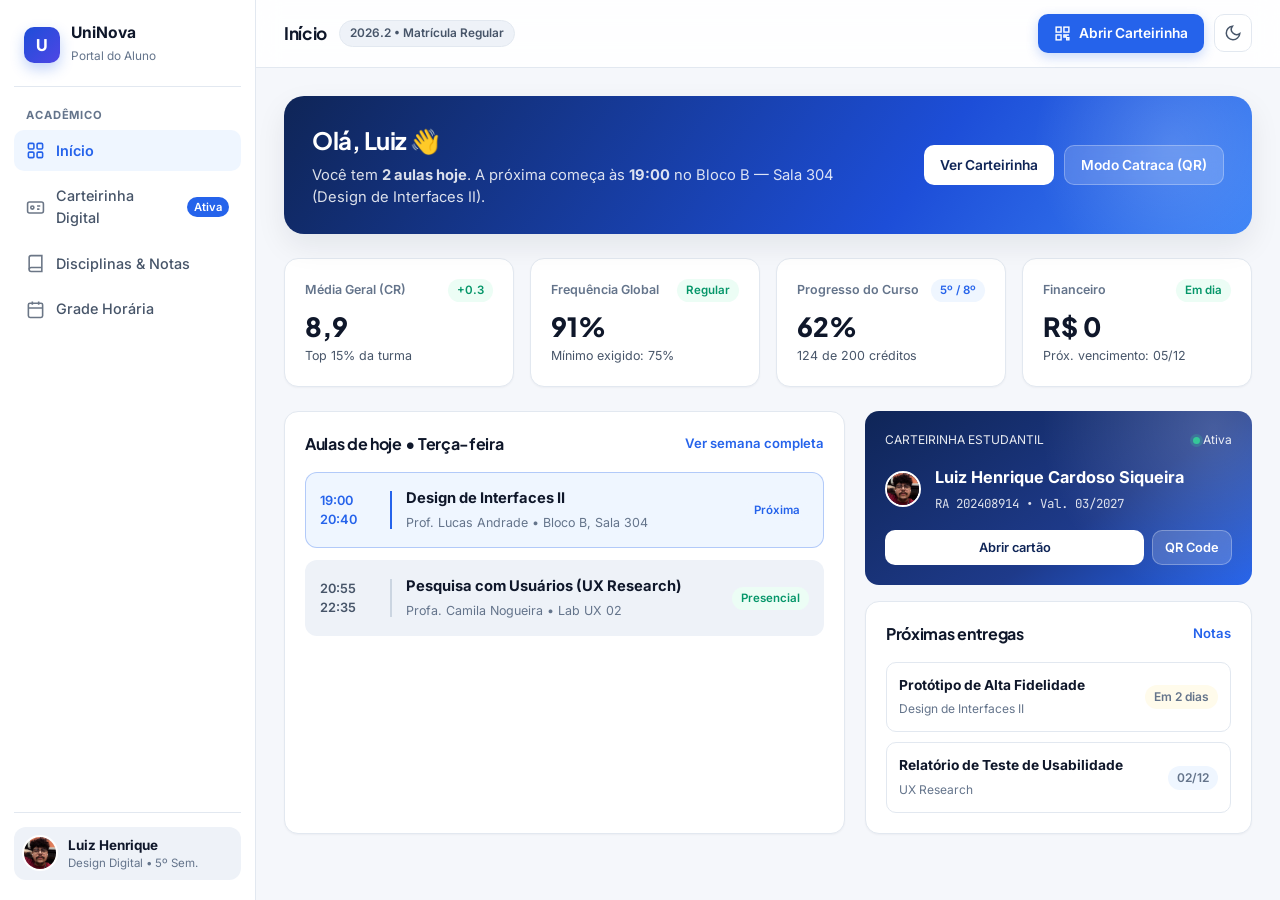
<file: index.html>
<!DOCTYPE html>
<html lang="pt-BR" data-theme="light">
<head>
  <meta charset="UTF-8" />
  <meta name="viewport" content="width=device-width, initial-scale=1.0" />
  <title>UniNova • Portal do Aluno</title>
  <link rel="preconnect" href="https://fonts.googleapis.com" />
  <link rel="preconnect" href="https://fonts.gstatic.com" crossorigin />
  <link href="https://fonts.googleapis.com/css2?family=Inter:wght@400;500;600;700&family=JetBrains+Mono:wght@500;600&family=Plus+Jakarta+Sans:wght@600;700;800&display=swap" rel="stylesheet" />
  <link rel="stylesheet" href="css/styles.css" />
  <script src="js/app.js" defer></script>
</head>
<body>
  <div class="app-shell">
    <!-- SIDEBAR (Desktop) -->
    <aside class="sidebar" aria-label="Navegação principal">
      <div class="brand">
        <div class="brand-mark" aria-hidden="true">U</div>
        <div class="brand-text">
          <strong>UniNova</strong>
          <span>Portal do Aluno</span>
        </div>
      </div>

      <div class="nav-group-label">Acadêmico</div>
      <nav class="nav-list">
        <button class="nav-item active" data-view="dashboard">
          <svg viewBox="0 0 24 24" fill="none" stroke="currentColor" stroke-width="2"><rect x="3" y="3" width="7" height="7" rx="1.5"/><rect x="14" y="3" width="7" height="7" rx="1.5"/><rect x="3" y="14" width="7" height="7" rx="1.5"/><rect x="14" y="14" width="7" height="7" rx="1.5"/></svg>
          Início
        </button>
        <button class="nav-item" data-view="carteirinha">
          <svg viewBox="0 0 24 24" fill="none" stroke="currentColor" stroke-width="2"><rect x="2" y="5" width="20" height="14" rx="2.5"/><circle cx="8" cy="12" r="2"/><path d="M14 10h4M14 14h3"/></svg>
          Carteirinha Digital
          <span class="nav-badge">Ativa</span>
        </button>
        <button class="nav-item" data-view="disciplinas">
          <svg viewBox="0 0 24 24" fill="none" stroke="currentColor" stroke-width="2"><path d="M4 19.5A2.5 2.5 0 0 1 6.5 17H20"/><path d="M6.5 2H20v20H6.5A2.5 2.5 0 0 1 4 19.5v-15A2.5 2.5 0 0 1 6.5 2z"/></svg>
          Disciplinas &amp; Notas
        </button>
        <button class="nav-item" data-view="horarios">
          <svg viewBox="0 0 24 24" fill="none" stroke="currentColor" stroke-width="2"><rect x="3" y="4" width="18" height="18" rx="2"/><path d="M16 2v4M8 2v4M3 10h18"/></svg>
          Grade Horária
        </button>
      </nav>

      <div class="sidebar-footer">
        <div class="student-mini">
          <div class="avatar-sm">
            <img src="assets/foto-aluno.jpg" alt="Foto de Luiz Henrique Cardoso Siqueira" />
          </div>
          <div class="student-mini-info">
            <strong>Luiz Henrique</strong>
            <span>Design Digital • 5º Sem.</span>
          </div>
        </div>
      </div>
    </aside>

    <!-- MAIN AREA -->
    <div class="main-area">
      <header class="topbar">
        <div class="topbar-left">
          <h1 class="page-title" id="topbarTitle">Início</h1>
          <span class="semester-pill">2026.2 • Matrícula Regular</span>
        </div>

        <div class="topbar-actions">
          <button class="btn btn-primary" id="quickIdBtn">
            <svg viewBox="0 0 24 24" fill="none" stroke="currentColor" stroke-width="2"><rect x="3" y="3" width="7" height="7"/><rect x="14" y="3" width="7" height="7"/><rect x="3" y="14" width="7" height="7"/><path d="M14 14h3v3h-3zM18 18h3v3h-3zM18 14h3"/></svg>
            Abrir Carteirinha
          </button>
          <button class="btn-icon" id="themeToggle" title="Alternar tema claro/escuro" aria-label="Alternar tema">
            <svg id="themeIcon" viewBox="0 0 24 24" fill="none" stroke="currentColor" stroke-width="2" width="18" height="18"><path d="M21 12.79A9 9 0 1 1 11.21 3 7 7 0 0 0 21 12.79z"/></svg>
          </button>
        </div>
      </header>

      <main class="content">
        <!-- VIEW 1: DASHBOARD -->
        <section class="view active" id="view-dashboard">
          <div class="hero-banner">
            <div class="hero-copy">
              <h2>Olá, Luiz 👋</h2>
              <p>Você tem <strong>2 aulas hoje</strong>. A próxima começa às <strong>19:00</strong> no Bloco B — Sala 304 (Design de Interfaces II).</p>
            </div>
            <div class="hero-actions">
              <button class="btn btn-white" data-goto="carteirinha">
                Ver Carteirinha
              </button>
              <button class="btn btn-glass" id="heroQrBtn">
                Modo Catraca (QR)
              </button>
            </div>
          </div>

          <div class="kpi-grid">
            <div class="card">
              <div class="kpi-label">
                <span>Média Geral (CR)</span>
                <span class="pill pill-success">+0.3</span>
              </div>
              <div class="kpi-value">8,9</div>
              <div class="kpi-sub">Top 15% da turma</div>
            </div>
            <div class="card">
              <div class="kpi-label">
                <span>Frequência Global</span>
                <span class="pill pill-success">Regular</span>
              </div>
              <div class="kpi-value">91%</div>
              <div class="kpi-sub">Mínimo exigido: 75%</div>
            </div>
            <div class="card">
              <div class="kpi-label">
                <span>Progresso do Curso</span>
                <span class="pill pill-brand">5º / 8º</span>
              </div>
              <div class="kpi-value">62%</div>
              <div class="kpi-sub">124 de 200 créditos</div>
            </div>
            <div class="card">
              <div class="kpi-label">
                <span>Financeiro</span>
                <span class="pill pill-success">Em dia</span>
              </div>
              <div class="kpi-value">R$ 0</div>
              <div class="kpi-sub">Próx. vencimento: 05/12</div>
            </div>
          </div>

          <div class="dashboard-grid">
            <div class="card">
              <div class="section-head">
                <h3>Aulas de hoje • Terça-feira</h3>
                <button class="link-btn" data-goto="horarios">Ver semana completa</button>
              </div>
              <div class="class-list">
                <div class="class-item now">
                  <div class="class-time">19:00<br/>20:40</div>
                  <div class="class-info">
                    <strong>Design de Interfaces II</strong>
                    <span>Prof. Lucas Andrade • Bloco B, Sala 304</span>
                  </div>
                  <span class="pill pill-brand">Próxima</span>
                </div>
                <div class="class-item">
                  <div class="class-time">20:55<br/>22:35</div>
                  <div class="class-info">
                    <strong>Pesquisa com Usuários (UX Research)</strong>
                    <span>Profa. Camila Nogueira • Lab UX 02</span>
                  </div>
                  <span class="pill pill-success">Presencial</span>
                </div>
              </div>
            </div>

            <div>
              <div class="quick-id-card">
                <div class="quick-id-top">
                  <span>CARTEIRINHA ESTUDANTIL</span>
                  <span><span class="status-dot"></span> Ativa</span>
                </div>
                <div class="quick-id-body">
                  <div class="avatar-sm">
                    <img src="assets/foto-aluno.jpg" alt="Foto de Luiz Henrique Cardoso Siqueira" />
                  </div>
                  <div>
                    <strong>Luiz Henrique Cardoso Siqueira</strong>
                    <span class="mono">RA 202408914 • Val. 03/2027</span>
                  </div>
                </div>
                <div class="quick-id-actions">
                  <button class="btn btn-white btn-sm flex-1" data-goto="carteirinha">Abrir cartão</button>
                  <button class="btn btn-glass btn-sm" id="dashQrBtn">QR Code</button>
                </div>
              </div>

              <div class="card">
                <div class="section-head">
                  <h3>Próximas entregas</h3>
                  <button class="link-btn" data-goto="disciplinas">Notas</button>
                </div>
                <div class="deadline-list">
                  <div class="deadline-item">
                    <div>
                      <strong>Protótipo de Alta Fidelidade</strong>
                      <span>Design de Interfaces II</span>
                    </div>
                    <span class="pill pill-warning">Em 2 dias</span>
                  </div>
                  <div class="deadline-item">
                    <div>
                      <strong>Relatório de Teste de Usabilidade</strong>
                      <span>UX Research</span>
                    </div>
                    <span class="pill pill-brand">02/12</span>
                  </div>
                </div>
              </div>
            </div>
          </div>
        </section>

        <!-- VIEW 2: CARTEIRINHA DIGITAL -->
        <section class="view" id="view-carteirinha">
          <div class="id-layout">
            <div>
              <div class="id-stage">
                <div class="id-card-3d" id="studentIdCard" role="button" tabindex="0" aria-label="Carteirinha de estudante. Clique para girar frente e verso.">
                  <!-- FRONT -->
                  <div class="id-face id-front">
                    <div class="holo-strip" aria-hidden="true"></div>
                    <div class="id-front-header">
                      <div class="id-uni">
                        <div class="id-uni-logo">U</div>
                        <div class="id-uni-text">
                          <strong>UNINOVA</strong>
                          <span>Identidade Estudantil</span>
                        </div>
                      </div>
                      <span class="id-live-badge">
                        <span class="pulse-dot"></span>
                        ATIVA
                      </span>
                    </div>

                    <div class="id-front-body">
                      <div class="id-photo">
                        <img src="assets/foto-aluno.jpg" alt="Foto de Luiz Henrique Cardoso Siqueira" />
                      </div>
                      <div class="id-student-meta">
                        <h3>Luiz Henrique Cardoso Siqueira</h3>
                        <div class="id-course">Bacharelado em Design Digital</div>
                        <div class="id-fields">
                          <div class="id-field">
                            <label>Matrícula (RA)</label>
                            <span class="mono">202408914</span>
                          </div>
                          <div class="id-field">
                            <label>Validade</label>
                            <span class="mono">31/03/2027</span>
                          </div>
                          <div class="id-field">
                            <label>Campus</label>
                            <span>Paulista • SP</span>
                          </div>
                          <div class="id-field">
                            <label>Turno</label>
                            <span>Noturno</span>
                          </div>
                        </div>
                      </div>
                    </div>

                    <div class="id-front-footer">
                      <span>Lei nº 12.933/2013 • Meia-entrada</span>
                      <span class="mono" id="liveClock">--:--:--</span>
                    </div>
                  </div>

                  <!-- BACK -->
                  <div class="id-face id-back">
                    <div class="id-back-top">
                      <strong>VERSO • VALIDAÇÃO DIGITAL</strong>
                      <span class="pill pill-success pill-xs">Offline OK</span>
                    </div>

                    <div class="id-back-main">
                      <div class="qr-box" aria-label="QR Code de acesso ao login do Portal do Aluno">
                        <img src="assets/qr-login.svg" alt="QR Code para login no Portal do Aluno" />
                      </div>
                      <div class="id-back-details">
                        <div class="back-field">
                          <label>CPF</label>
                          <span class="mono" data-sensitive="475.572.348-55" data-masked="•••.572.348-••">•••.572.348-••</span>
                        </div>
                        <div class="back-field">
                          <label>Nascimento</label>
                          <span class="mono">15/06/1999</span>
                        </div>
                        <div class="back-field">
                          <label>Código CIE</label>
                          <span class="mono">BR-982A-41K</span>
                        </div>
                        <div class="back-field">
                          <label>Biblioteca</label>
                          <span>Liberada</span>
                        </div>
                      </div>
                    </div>

                    <div class="id-back-footer">
                      <span>Documento pessoal e intransferível.</span>
                      <span class="mono">v2.6 • UniNova</span>
                    </div>
                  </div>
                </div>
              </div>

              <div class="id-controls">
                <button class="btn btn-primary" id="flipCardBtn">
                  <svg viewBox="0 0 24 24" fill="none" stroke="currentColor" stroke-width="2"><path d="M17 1l4 4-4 4"/><path d="M3 11V9a4 4 0 0 1 4-4h14"/><path d="M7 23l-4-4 4-4"/><path d="M21 13v2a4 4 0 0 1-4 4H3"/></svg>
                  Virar Carteirinha
                </button>
                <button class="btn btn-secondary" id="openQrModalBtn">
                  <svg viewBox="0 0 24 24" fill="none" stroke="currentColor" stroke-width="2"><path d="M15 3h6v6M9 21H3v-6M21 3l-7 7M3 21l7-7"/></svg>
                  Modo Catraca
                </button>
                <button class="btn btn-secondary" id="privacyToggleBtn">
                  <svg viewBox="0 0 24 24" fill="none" stroke="currentColor" stroke-width="2"><path d="M1 12s4-8 11-8 11 8 11 8-4 8-11 8-11-8-11-8z"/><circle cx="12" cy="12" r="3"/></svg>
                  <span id="privacyLabel">Mostrar CPF</span>
                </button>
              </div>
              <p class="id-hint">
                <svg viewBox="0 0 24 24" fill="none" stroke="currentColor" stroke-width="2" width="15" height="15"><circle cx="12" cy="12" r="10"/><path d="M12 16v-4M12 8h.01"/></svg>
                Dica: clique diretamente sobre o cartão para alternar entre frente e verso.
              </p>
            </div>

            <div class="card">
              <div class="section-head">
                <h3>Validação &amp; Uso Rápido</h3>
                <span class="pill pill-success">Verificada</span>
              </div>

              <div class="token-bar">
                <div class="token-info">
                  <div class="token-label">Código dinâmico anti-fraude</div>
                  <div class="token-code mono" id="dynamicToken">UNV-492-81A</div>
                  <div class="token-progress"><div class="token-progress-fill" id="tokenFill"></div></div>
                </div>
                <button class="btn btn-secondary btn-sm" id="copyCodeBtn">Copiar</button>
              </div>

              <div class="info-list">
                <div class="info-row">
                  <span>Acesso às catracas</span>
                  <strong class="text-success">Liberado (QR / NFC)</strong>
                </div>
                <div class="info-row">
                  <span>Meia-entrada (CIE)</span>
                  <strong>Válida em todo o Brasil</strong>
                </div>
                <div class="info-row">
                  <span>Restaurante Universitário</span>
                  <strong>Saldo: R$ 42,50</strong>
                </div>
                <div class="info-row">
                  <span>Disponibilidade offline</span>
                  <strong>Salva no dispositivo</strong>
                </div>
              </div>

              <div class="utility-actions">
                <button class="btn btn-secondary flex-1" id="walletBtn">
                  Adicionar à Carteira
                </button>
                <button class="btn btn-secondary flex-1" id="downloadPdfBtn">
                  Baixar Comprovante
                </button>
              </div>
            </div>
          </div>
        </section>

        <!-- VIEW 3: DISCIPLINAS & NOTAS -->
        <section class="view" id="view-disciplinas">
          <div class="subjects-grid">
            <div class="card subject-card">
              <div class="section-head compact">
                <h4>Design de Interfaces II</h4>
                <span class="pill pill-success">Aprovado (parcial)</span>
              </div>
              <div class="subject-prof">Prof. Lucas Andrade • 80h</div>
              <div class="grades-row">
                <div class="grade-box"><label>P1</label><strong>9,2</strong></div>
                <div class="grade-box"><label>Projeto</label><strong>9,5</strong></div>
                <div class="grade-box"><label>Média</label><strong class="text-brand">9,4</strong></div>
              </div>
              <div class="progress-head"><span>Frequência</span><strong>94% (2 faltas)</strong></div>
              <div class="progress-track"><div class="progress-fill" style="width:94%;"></div></div>
            </div>

            <div class="card subject-card">
              <div class="section-head compact">
                <h4>Pesquisa com Usuários (UX)</h4>
                <span class="pill pill-success">Regular</span>
              </div>
              <div class="subject-prof">Profa. Camila Nogueira • 60h</div>
              <div class="grades-row">
                <div class="grade-box"><label>P1</label><strong>8,5</strong></div>
                <div class="grade-box"><label>Projeto</label><strong>9,0</strong></div>
                <div class="grade-box"><label>Média</label><strong class="text-brand">8,8</strong></div>
              </div>
              <div class="progress-head"><span>Frequência</span><strong>92% (2 faltas)</strong></div>
              <div class="progress-track"><div class="progress-fill" style="width:92%;"></div></div>
            </div>

            <div class="card subject-card">
              <div class="section-head compact">
                <h4>Desenvolvimento Front-End</h4>
                <span class="pill pill-warning">Atenção às faltas</span>
              </div>
              <div class="subject-prof">Prof. Henrique Costa • 80h</div>
              <div class="grades-row">
                <div class="grade-box"><label>P1</label><strong>8,0</strong></div>
                <div class="grade-box"><label>Projeto</label><strong>8,8</strong></div>
                <div class="grade-box"><label>Média</label><strong class="text-brand">8,4</strong></div>
              </div>
              <div class="progress-head"><span>Frequência</span><strong class="text-warning">79% (8 faltas • limite 10)</strong></div>
              <div class="progress-track"><div class="progress-fill warn" style="width:79%;"></div></div>
            </div>

            <div class="card subject-card">
              <div class="section-head compact">
                <h4>Arquitetura de Informação</h4>
                <span class="pill pill-success">Regular</span>
              </div>
              <div class="subject-prof">Profa. Beatriz Farias • 60h</div>
              <div class="grades-row">
                <div class="grade-box"><label>P1</label><strong>9,0</strong></div>
                <div class="grade-box"><label>Projeto</label><strong>—</strong></div>
                <div class="grade-box"><label>Média</label><strong class="text-brand">9,0</strong></div>
              </div>
              <div class="progress-head"><span>Frequência</span><strong>96% (1 falta)</strong></div>
              <div class="progress-track"><div class="progress-fill" style="width:96%;"></div></div>
            </div>
          </div>
        </section>

        <!-- VIEW 4: GRADE HORÁRIA -->
        <section class="view" id="view-horarios">
          <div class="day-tabs" id="dayTabs">
            <button class="day-tab" data-day="seg">Segunda</button>
            <button class="day-tab active" data-day="ter">Terça</button>
            <button class="day-tab" data-day="qua">Quarta</button>
            <button class="day-tab" data-day="qui">Quinta</button>
            <button class="day-tab" data-day="sex">Sexta</button>
          </div>
          <div class="card">
            <div class="class-list" id="scheduleContainer"></div>
          </div>
        </section>
      </main>
    </div>
  </div>

  <!-- MOBILE BOTTOM NAV -->
  <nav class="mobile-nav" aria-label="Navegação mobile">
    <button class="mobile-nav-btn active" data-view="dashboard">
      <svg viewBox="0 0 24 24" fill="none" stroke="currentColor" stroke-width="2"><rect x="3" y="3" width="7" height="7" rx="1.5"/><rect x="14" y="3" width="7" height="7" rx="1.5"/><rect x="3" y="14" width="7" height="7" rx="1.5"/><rect x="14" y="14" width="7" height="7" rx="1.5"/></svg>
      Início
    </button>
    <button class="mobile-nav-btn" data-view="carteirinha">
      <svg viewBox="0 0 24 24" fill="none" stroke="currentColor" stroke-width="2"><rect x="2" y="5" width="20" height="14" rx="2.5"/><circle cx="8" cy="12" r="2"/><path d="M14 10h4M14 14h3"/></svg>
      Carteirinha
    </button>
    <button class="mobile-nav-btn" data-view="disciplinas">
      <svg viewBox="0 0 24 24" fill="none" stroke="currentColor" stroke-width="2"><path d="M4 19.5A2.5 2.5 0 0 1 6.5 17H20"/><path d="M6.5 2H20v20H6.5A2.5 2.5 0 0 1 4 19.5v-15A2.5 2.5 0 0 1 6.5 2z"/></svg>
      Notas
    </button>
    <button class="mobile-nav-btn" data-view="horarios">
      <svg viewBox="0 0 24 24" fill="none" stroke="currentColor" stroke-width="2"><rect x="3" y="4" width="18" height="18" rx="2"/><path d="M16 2v4M8 2v4M3 10h18"/></svg>
      Horários
    </button>
  </nav>

  <!-- FULLSCREEN QR MODAL ("MODO CATRACA") -->
  <div class="modal-backdrop" id="qrModal" role="dialog" aria-modal="true" aria-labelledby="qrModalTitle">
    <div class="qr-modal">
      <div class="qr-modal-badge">● Modo Catraca • Alto Contraste</div>
      <h3 id="qrModalTitle">Luiz Henrique Cardoso Siqueira</h3>
      <div class="qr-modal-sub mono">RA 202408914 • Design Digital</div>

      <div class="qr-modal-code">
        <a href="login.html" title="Abrir tela de login do Portal do Aluno">
          <img src="assets/qr-login.svg" alt="QR Code para login no Portal do Aluno" />
        </a>
      </div>

      <p>Escaneie com a câmera para abrir a tela de login do Portal do Aluno ou aproxime do leitor óptico.</p>
      <div style="display:flex;flex-direction:column;gap:8px;">
        <a href="login.html" class="btn btn-secondary btn-full">Abrir tela de login</a>
        <button class="btn btn-primary btn-full" id="closeQrModalBtn">Fechar</button>
      </div>
    </div>
  </div>

  <!-- TOAST -->
  <div class="toast" id="toast" role="status" aria-live="polite"></div>
</body>
</html>
</file>
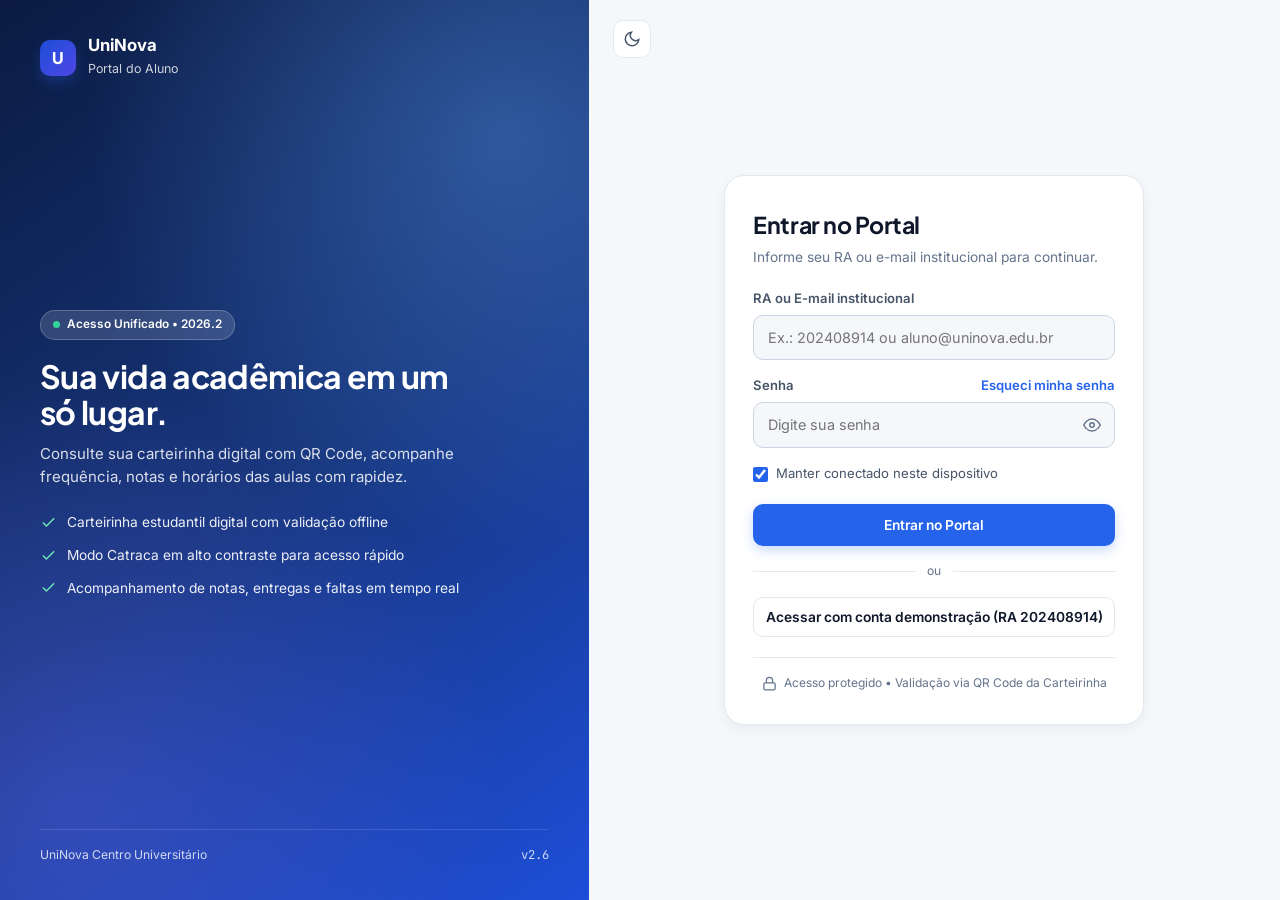
<file: login.html>
<!DOCTYPE html>
<html lang="pt-BR" data-theme="light">
<head>
  <meta charset="UTF-8" />
  <meta name="viewport" content="width=device-width, initial-scale=1.0" />
  <title>Entrar • UniNova Portal do Aluno</title>
  <link rel="preconnect" href="https://fonts.googleapis.com" />
  <link rel="preconnect" href="https://fonts.gstatic.com" crossorigin />
  <link href="https://fonts.googleapis.com/css2?family=Inter:wght@400;500;600;700&family=JetBrains+Mono:wght@500;600&family=Plus+Jakarta+Sans:wght@600;700;800&display=swap" rel="stylesheet" />
  <link rel="stylesheet" href="css/styles.css" />
</head>
<body class="login-page">
  <div class="login-shell">
    <!-- PAINEL INSTITUCIONAL -->
    <aside class="login-brand-panel" aria-label="Informações institucionais">
      <div class="login-brand-top">
        <div class="brand-mark" aria-hidden="true">U</div>
        <div class="login-brand-name">
          <strong>UniNova</strong>
          <span>Portal do Aluno</span>
        </div>
      </div>

      <div class="login-brand-copy">
        <span class="login-pill">
          <span class="pulse-dot"></span>
          Acesso Unificado • 2026.2
        </span>
        <h1>Sua vida acadêmica em um só lugar.</h1>
        <p>Consulte sua carteirinha digital com QR Code, acompanhe frequência, notas e horários das aulas com rapidez.</p>

        <ul class="login-highlights">
          <li>
            <svg viewBox="0 0 24 24" fill="none" stroke="currentColor" stroke-width="2"><path d="M20 6L9 17l-5-5"/></svg>
            Carteirinha estudantil digital com validação offline
          </li>
          <li>
            <svg viewBox="0 0 24 24" fill="none" stroke="currentColor" stroke-width="2"><path d="M20 6L9 17l-5-5"/></svg>
            Modo Catraca em alto contraste para acesso rápido
          </li>
          <li>
            <svg viewBox="0 0 24 24" fill="none" stroke="currentColor" stroke-width="2"><path d="M20 6L9 17l-5-5"/></svg>
            Acompanhamento de notas, entregas e faltas em tempo real
          </li>
        </ul>
      </div>

      <div class="login-brand-footer">
        <span>UniNova Centro Universitário</span>
        <span class="mono">v2.6</span>
      </div>
    </aside>

    <!-- ÁREA DO FORMULÁRIO -->
    <main class="login-form-area">
      <div class="login-topbar">
        <div class="login-mobile-brand">
          <div class="brand-mark" aria-hidden="true">U</div>
          <strong>UniNova</strong>
        </div>
        <button class="btn-icon" id="loginThemeToggle" title="Alternar tema claro/escuro" aria-label="Alternar tema">
          <svg viewBox="0 0 24 24" fill="none" stroke="currentColor" stroke-width="2" width="18" height="18"><path d="M21 12.79A9 9 0 1 1 11.21 3 7 7 0 0 0 21 12.79z"/></svg>
        </button>
      </div>

      <div class="login-card">
        <div class="login-card-header">
          <h2>Entrar no Portal</h2>
          <p>Informe seu RA ou e-mail institucional para continuar.</p>
        </div>

        <form id="loginForm" class="login-form" novalidate>
          <div class="form-group">
            <label for="loginUser">RA ou E-mail institucional</label>
            <input
              type="text"
              id="loginUser"
              name="user"
              placeholder="Ex.: 202408914 ou aluno@uninova.edu.br"
              autocomplete="username"
              required
            />
          </div>

          <div class="form-group">
            <div class="form-label-row">
              <label for="loginPass">Senha</label>
              <button type="button" class="link-btn" id="forgotPassBtn">Esqueci minha senha</button>
            </div>
            <div class="input-password-wrap">
              <input
                type="password"
                id="loginPass"
                name="password"
                placeholder="Digite sua senha"
                autocomplete="current-password"
                required
              />
              <button type="button" class="password-toggle" id="togglePassBtn" aria-label="Mostrar ou ocultar senha">
                <svg viewBox="0 0 24 24" fill="none" stroke="currentColor" stroke-width="2" width="18" height="18"><path d="M1 12s4-8 11-8 11 8 11 8-4 8-11 8-11-8-11-8z"/><circle cx="12" cy="12" r="3"/></svg>
              </button>
            </div>
          </div>

          <div class="form-options">
            <label class="checkbox-label">
              <input type="checkbox" id="rememberMe" checked />
              <span>Manter conectado neste dispositivo</span>
            </label>
          </div>

          <div class="login-error" id="loginError" role="alert" hidden></div>

          <button type="submit" class="btn btn-primary btn-full login-submit">
            Entrar no Portal
          </button>

          <div class="login-divider"><span>ou</span></div>

          <button type="button" class="btn btn-secondary btn-full" id="demoLoginBtn">
            Acessar com conta demonstração (RA 202408914)
          </button>
        </form>

        <div class="login-security-note">
          <svg viewBox="0 0 24 24" fill="none" stroke="currentColor" stroke-width="2" width="15" height="15"><rect x="3" y="11" width="18" height="11" rx="2"/><path d="M7 11V7a5 5 0 0 1 10 0v4"/></svg>
          <span>Acesso protegido • Validação via QR Code da Carteirinha</span>
        </div>
      </div>
    </main>
  </div>

  <div class="toast" id="toast" role="status" aria-live="polite"></div>

  <script>
    const savedTheme = localStorage.getItem("uninova-theme");
    if (savedTheme) document.documentElement.setAttribute("data-theme", savedTheme);

    let toastTimer;
    function showToast(msg) {
      const toast = document.getElementById("toast");
      toast.textContent = msg;
      toast.classList.add("show");
      clearTimeout(toastTimer);
      toastTimer = setTimeout(() => toast.classList.remove("show"), 2600);
    }

    document.getElementById("loginThemeToggle").addEventListener("click", () => {
      const html = document.documentElement;
      const next = html.getAttribute("data-theme") === "dark" ? "light" : "dark";
      html.setAttribute("data-theme", next);
      localStorage.setItem("uninova-theme", next);
      showToast(next === "dark" ? "Tema escuro ativado" : "Tema claro ativado");
    });

    const passInput = document.getElementById("loginPass");
    document.getElementById("togglePassBtn").addEventListener("click", () => {
      passInput.type = passInput.type === "password" ? "text" : "password";
    });

    document.getElementById("forgotPassBtn").addEventListener("click", () => {
      showToast("Link de redefinição enviado para o e-mail institucional (simulação)");
    });

    const loginForm = document.getElementById("loginForm");
    const loginError = document.getElementById("loginError");

    loginForm.addEventListener("submit", (e) => {
      e.preventDefault();
      const user = document.getElementById("loginUser").value.trim();
      const pass = passInput.value.trim();

      if (!user || !pass) {
        loginError.textContent = "Preencha seu RA/e-mail e sua senha para acessar o portal.";
        loginError.hidden = false;
        return;
      }

      loginError.hidden = true;
      window.location.href = "index.html";
    });

    document.getElementById("demoLoginBtn").addEventListener("click", () => {
      document.getElementById("loginUser").value = "202408914";
      passInput.value = "••••••••";
      window.location.href = "index.html";
    });
  </script>
</body>
</html>
</file>
<file: css/styles.css>
/* =========================================================
   DESIGN TOKENS & THEME SYSTEM
   ========================================================= */
:root {
  --bg-canvas: #f5f7fb;
  --bg-surface: #ffffff;
  --bg-subtle: #eef2f8;
  --bg-hover: #f1f5f9;
  --text-primary: #0f172a;
  --text-secondary: #475569;
  --text-muted: #64748b;
  --border-color: #e2e8f0;
  --border-strong: #cbd5e1;

  --brand-primary: #2563eb;
  --brand-primary-hover: #1d4ed8;
  --brand-soft: #eff6ff;

  --success: #059669;
  --success-soft: #ecfdf5;
  --warning: #d97706;
  --warning-soft: #fffbeb;
  --danger: #dc2626;
  --danger-soft: #fef2f2;

  --radius-sm: 8px;
  --radius-md: 14px;
  --radius-lg: 20px;
  --radius-full: 9999px;

  --shadow-xs: 0 1px 2px rgba(15, 23, 42, 0.04);
  --shadow-sm: 0 4px 12px rgba(15, 23, 42, 0.05);
  --shadow-md: 0 12px 30px rgba(15, 23, 42, 0.08);
  --shadow-card: 0 22px 45px -12px rgba(15, 37, 87, 0.35);

  --sidebar-w: 256px;
  --topbar-h: 68px;
  --transition: 0.2s cubic-bezier(0.2, 0.8, 0.2, 1);
}

[data-theme="dark"] {
  --bg-canvas: #0b1120;
  --bg-surface: #111827;
  --bg-subtle: #1e293b;
  --bg-hover: #1f2937;
  --text-primary: #f8fafc;
  --text-secondary: #cbd5e1;
  --text-muted: #94a3b8;
  --border-color: #1e293b;
  --border-strong: #334155;

  --brand-primary: #3b82f6;
  --brand-primary-hover: #60a5fa;
  --brand-soft: rgba(59, 130, 246, 0.14);

  --success-soft: rgba(16, 185, 129, 0.14);
  --warning-soft: rgba(245, 158, 11, 0.14);
  --danger-soft: rgba(239, 68, 68, 0.14);

  --shadow-xs: 0 1px 2px rgba(0, 0, 0, 0.25);
  --shadow-sm: 0 4px 14px rgba(0, 0, 0, 0.3);
  --shadow-md: 0 14px 34px rgba(0, 0, 0, 0.45);
  --shadow-card: 0 24px 50px -12px rgba(0, 0, 0, 0.65);
}

* {
  box-sizing: border-box;
  margin: 0;
  padding: 0;
}

body {
  font-family: "Inter", -apple-system, BlinkMacSystemFont, "Segoe UI", sans-serif;
  background: var(--bg-canvas);
  color: var(--text-primary);
  line-height: 1.5;
  -webkit-font-smoothing: antialiased;
  min-height: 100vh;
}

h1, h2, h3, h4 {
  font-family: "Plus Jakarta Sans", "Inter", sans-serif;
  letter-spacing: -0.02em;
}

.mono {
  font-family: "JetBrains Mono", ui-monospace, SFMono-Regular, monospace;
}

.flex-1 { flex: 1; }
.text-brand { color: var(--brand-primary); }
.text-success { color: var(--success); }
.text-warning { color: var(--warning); }

button {
  font: inherit;
  color: inherit;
  background: none;
  border: none;
  cursor: pointer;
}

button:focus-visible, a:focus-visible {
  outline: 2px solid var(--brand-primary);
  outline-offset: 2px;
}

/* =========================================================
   LAYOUT SHELL (SIDEBAR + TOPBAR + MAIN)
   ========================================================= */
.app-shell {
  display: flex;
  min-height: 100vh;
}

.sidebar {
  width: var(--sidebar-w);
  background: var(--bg-surface);
  border-right: 1px solid var(--border-color);
  padding: 20px 14px;
  display: flex;
  flex-direction: column;
  position: fixed;
  inset: 0 auto 0 0;
  z-index: 30;
}

.brand {
  display: flex;
  align-items: center;
  gap: 11px;
  padding: 4px 10px 20px;
  margin-bottom: 8px;
  border-bottom: 1px solid var(--border-color);
}

.brand-mark {
  width: 36px;
  height: 36px;
  border-radius: 10px;
  background: linear-gradient(135deg, #1d4ed8, #4f46e5);
  display: grid;
  place-items: center;
  color: #fff;
  font-weight: 800;
  font-family: "Plus Jakarta Sans", sans-serif;
  box-shadow: 0 6px 14px rgba(37, 99, 235, 0.28);
  flex-shrink: 0;
}

.brand-text strong {
  display: block;
  font-size: 0.98rem;
  line-height: 1.15;
}

.brand-text span {
  font-size: 0.74rem;
  color: var(--text-muted);
}

.nav-group-label {
  font-size: 0.7rem;
  font-weight: 700;
  text-transform: uppercase;
  letter-spacing: 0.08em;
  color: var(--text-muted);
  padding: 12px 12px 6px;
}

.nav-list {
  display: flex;
  flex-direction: column;
  gap: 4px;
}

.nav-item {
  display: flex;
  align-items: center;
  gap: 11px;
  width: 100%;
  padding: 10px 12px;
  border-radius: 10px;
  font-size: 0.9rem;
  font-weight: 500;
  color: var(--text-secondary);
  transition: background var(--transition), color var(--transition);
  text-align: left;
}

.nav-item svg {
  width: 19px;
  height: 19px;
  flex-shrink: 0;
  opacity: 0.8;
}

.nav-item:hover {
  background: var(--bg-hover);
  color: var(--text-primary);
}

.nav-item.active {
  background: var(--brand-soft);
  color: var(--brand-primary);
  font-weight: 600;
}

.nav-item.active svg {
  opacity: 1;
}

.nav-badge {
  margin-left: auto;
  font-size: 0.7rem;
  font-weight: 600;
  padding: 2px 7px;
  border-radius: var(--radius-full);
  background: var(--brand-primary);
  color: #fff;
}

.sidebar-footer {
  margin-top: auto;
  padding-top: 14px;
  border-top: 1px solid var(--border-color);
}

.student-mini {
  display: flex;
  align-items: center;
  gap: 10px;
  padding: 8px;
  border-radius: 12px;
  background: var(--bg-subtle);
}

.avatar-sm {
  width: 36px;
  height: 36px;
  border-radius: 50%;
  overflow: hidden;
  flex-shrink: 0;
  border: 2px solid var(--bg-surface);
}

.avatar-sm img,
.id-photo img {
  width: 100%;
  height: 100%;
  object-fit: cover;
  object-position: center 25%;
  display: block;
}

.student-mini-info {
  min-width: 0;
}

.student-mini-info strong {
  display: block;
  font-size: 0.84rem;
  white-space: nowrap;
  overflow: hidden;
  text-overflow: ellipsis;
}

.student-mini-info span {
  display: block;
  font-size: 0.72rem;
  color: var(--text-muted);
}

.main-area {
  flex: 1;
  margin-left: var(--sidebar-w);
  display: flex;
  flex-direction: column;
  min-width: 0;
}

.topbar {
  height: var(--topbar-h);
  background: color-mix(in srgb, var(--bg-surface) 88%, transparent);
  backdrop-filter: blur(12px);
  border-bottom: 1px solid var(--border-color);
  padding: 0 28px;
  display: flex;
  align-items: center;
  justify-content: space-between;
  gap: 16px;
  position: sticky;
  top: 0;
  z-index: 20;
}

.topbar-left {
  display: flex;
  align-items: center;
  gap: 12px;
}

.page-title {
  font-size: 1.08rem;
  font-weight: 700;
}

.semester-pill {
  font-size: 0.74rem;
  font-weight: 600;
  padding: 4px 10px;
  border-radius: var(--radius-full);
  background: var(--bg-subtle);
  color: var(--text-secondary);
  border: 1px solid var(--border-color);
}

.topbar-actions {
  display: flex;
  align-items: center;
  gap: 10px;
}

/* =========================================================
   BUTTONS & SHARED UI
   ========================================================= */
.btn {
  display: inline-flex;
  align-items: center;
  justify-content: center;
  gap: 8px;
  padding: 9px 16px;
  border-radius: 10px;
  font-size: 0.86rem;
  font-weight: 600;
  text-decoration: none;
  transition: all var(--transition);
  white-space: nowrap;
}

.btn svg {
  width: 17px;
  height: 17px;
  flex-shrink: 0;
}

.btn-sm {
  padding: 7px 12px;
  font-size: 0.8rem;
}

.btn-full {
  width: 100%;
}

.btn-primary {
  background: var(--brand-primary);
  color: #fff;
  box-shadow: 0 4px 12px rgba(37, 99, 235, 0.25);
}

.btn-primary:hover {
  background: var(--brand-primary-hover);
  transform: translateY(-1px);
}

.btn-secondary {
  background: var(--bg-surface);
  color: var(--text-primary);
  border: 1px solid var(--border-color);
}

.btn-secondary:hover {
  background: var(--bg-hover);
  border-color: var(--border-strong);
}

.btn-glass {
  background: rgba(255, 255, 255, 0.16);
  color: #fff;
  border: 1px solid rgba(255, 255, 255, 0.28);
  backdrop-filter: blur(8px);
}

.btn-glass:hover {
  background: rgba(255, 255, 255, 0.25);
}

.btn-white {
  background: #fff;
  color: #0f2557;
}

.btn-white:hover {
  background: #f1f5f9;
  transform: translateY(-1px);
}

.btn-icon {
  width: 38px;
  height: 38px;
  padding: 0;
  border-radius: 10px;
  border: 1px solid var(--border-color);
  background: var(--bg-surface);
  color: var(--text-secondary);
  display: inline-grid;
  place-items: center;
}

.btn-icon:hover {
  background: var(--bg-hover);
  color: var(--text-primary);
}

.content {
  padding: 28px;
  max-width: 1180px;
  width: 100%;
  margin: 0 auto;
}

.view {
  display: none;
  animation: fadeUp 0.24s ease;
}

.view.active {
  display: block;
}

@keyframes fadeUp {
  from { opacity: 0; transform: translateY(6px); }
  to { opacity: 1; transform: translateY(0); }
}

.card {
  background: var(--bg-surface);
  border: 1px solid var(--border-color);
  border-radius: var(--radius-md);
  padding: 20px;
  box-shadow: var(--shadow-xs);
}

.pill {
  display: inline-flex;
  align-items: center;
  gap: 5px;
  font-size: 0.72rem;
  font-weight: 600;
  padding: 3px 9px;
  border-radius: var(--radius-full);
  white-space: nowrap;
  flex-shrink: 0;
}

.pill-xs { font-size: 0.65rem; }
.pill-success { background: var(--success-soft); color: var(--success); }
.pill-warning { background: var(--warning-soft); color: var(--warning); }
.pill-danger  { background: var(--danger-soft);  color: var(--danger); }
.pill-brand   { background: var(--brand-soft);   color: var(--brand-primary); }

.section-head {
  display: flex;
  align-items: center;
  justify-content: space-between;
  margin-bottom: 16px;
}

.section-head.compact {
  margin-bottom: 6px;
}

.section-head h3 {
  font-size: 1rem;
}

.link-btn {
  font-size: 0.82rem;
  font-weight: 600;
  color: var(--brand-primary);
}

.link-btn:hover {
  text-decoration: underline;
}

/* =========================================================
   DASHBOARD
   ========================================================= */
.hero-banner {
  display: flex;
  align-items: center;
  justify-content: space-between;
  gap: 20px;
  background: linear-gradient(125deg, #0f2557 0%, #1d4ed8 65%, #3b82f6 100%);
  color: #fff;
  padding: 26px 28px;
  border-radius: var(--radius-lg);
  margin-bottom: 24px;
  position: relative;
  overflow: hidden;
  box-shadow: var(--shadow-md);
}

.hero-banner::after {
  content: "";
  position: absolute;
  width: 280px;
  height: 280px;
  border-radius: 50%;
  background: radial-gradient(circle, rgba(255, 255, 255, 0.16), transparent 70%);
  right: -60px;
  top: -90px;
  pointer-events: none;
}

.hero-copy h2 {
  font-size: 1.5rem;
  margin-bottom: 6px;
}

.hero-copy p {
  color: rgba(255, 255, 255, 0.85);
  font-size: 0.92rem;
  max-width: 540px;
}

.hero-actions {
  display: flex;
  gap: 10px;
  flex-wrap: wrap;
  z-index: 1;
}

.kpi-grid {
  display: grid;
  grid-template-columns: repeat(4, 1fr);
  gap: 16px;
  margin-bottom: 24px;
}

.kpi-label {
  font-size: 0.78rem;
  font-weight: 600;
  color: var(--text-muted);
  display: flex;
  align-items: center;
  justify-content: space-between;
  margin-bottom: 10px;
}

.kpi-value {
  font-family: "Plus Jakarta Sans", sans-serif;
  font-size: 1.65rem;
  font-weight: 800;
  line-height: 1.1;
  margin-bottom: 6px;
}

.kpi-sub {
  font-size: 0.78rem;
  color: var(--text-secondary);
}

.dashboard-grid {
  display: grid;
  grid-template-columns: 1.45fr 1fr;
  gap: 20px;
}

.class-list {
  display: flex;
  flex-direction: column;
  gap: 12px;
}

.class-item {
  display: flex;
  align-items: center;
  gap: 14px;
  padding: 14px;
  border-radius: 12px;
  background: var(--bg-subtle);
  border: 1px solid transparent;
}

.class-item.now {
  background: var(--brand-soft);
  border-color: color-mix(in srgb, var(--brand-primary) 30%, transparent);
}

.class-time {
  min-width: 72px;
  font-size: 0.8rem;
  font-weight: 600;
  color: var(--text-secondary);
  border-right: 2px solid var(--border-strong);
  padding-right: 12px;
}

.class-item.now .class-time {
  color: var(--brand-primary);
  border-right-color: var(--brand-primary);
}

.class-info {
  flex: 1;
  min-width: 0;
}

.class-info strong {
  display: block;
  font-size: 0.92rem;
}

.class-info span {
  font-size: 0.78rem;
  color: var(--text-muted);
}

.quick-id-card {
  background: linear-gradient(145deg, #0f2557, #1e3a8a 60%, #2563eb);
  color: #fff;
  border-radius: var(--radius-md);
  padding: 20px;
  position: relative;
  overflow: hidden;
  margin-bottom: 16px;
}

.quick-id-card::before {
  content: "";
  position: absolute;
  inset: 0;
  background: radial-gradient(circle at 90% 10%, rgba(255, 255, 255, 0.18), transparent 45%);
  pointer-events: none;
}

.quick-id-top {
  display: flex;
  align-items: center;
  justify-content: space-between;
  margin-bottom: 16px;
  font-size: 0.75rem;
  opacity: 0.9;
}

.status-dot {
  width: 7px;
  height: 7px;
  border-radius: 50%;
  background: #34d399;
  display: inline-block;
  box-shadow: 0 0 0 3px rgba(52, 211, 153, 0.25);
}

.quick-id-body {
  display: flex;
  align-items: center;
  gap: 14px;
  margin-bottom: 16px;
}

.quick-id-body strong {
  display: block;
  font-size: 1.02rem;
}

.quick-id-body span {
  font-size: 0.78rem;
  opacity: 0.85;
}

.quick-id-actions {
  display: flex;
  gap: 8px;
}

.deadline-list {
  display: flex;
  flex-direction: column;
  gap: 10px;
}

.deadline-item {
  display: flex;
  align-items: center;
  justify-content: space-between;
  gap: 12px;
  padding: 12px;
  border-radius: 10px;
  border: 1px solid var(--border-color);
}

.deadline-item strong {
  display: block;
  font-size: 0.86rem;
}

.deadline-item span {
  font-size: 0.75rem;
  color: var(--text-muted);
}

/* =========================================================
   CARTEIRINHA DIGITAL (3D FLIP)
   ========================================================= */
.id-layout {
  display: grid;
  grid-template-columns: minmax(320px, 440px) 1fr;
  gap: 28px;
  align-items: start;
}

.id-layout > * {
  min-width: 0;
}

.id-stage {
  perspective: 1400px;
}

.id-card-3d {
  width: 100%;
  aspect-ratio: 1.586 / 1;
  min-height: 292px;
  position: relative;
  transform-style: preserve-3d;
  transition: transform 0.65s cubic-bezier(0.22, 1, 0.36, 1);
  cursor: pointer;
}

.id-card-3d.is-flipped {
  transform: rotateY(180deg);
}

.id-face {
  position: absolute;
  inset: 0;
  backface-visibility: hidden;
  -webkit-backface-visibility: hidden;
  border-radius: 20px;
  overflow: hidden;
  box-shadow: var(--shadow-card);
  display: flex;
  flex-direction: column;
  justify-content: space-between;
  padding: 20px 22px;
}

.id-front {
  background:
    radial-gradient(circle at 85% 15%, rgba(96, 165, 250, 0.38), transparent 42%),
    radial-gradient(circle at 10% 95%, rgba(99, 102, 241, 0.35), transparent 45%),
    linear-gradient(135deg, #0b1b42 0%, #17367d 52%, #1d4ed8 100%);
  color: #fff;
  border: 1px solid rgba(255, 255, 255, 0.16);
}

.holo-strip {
  position: absolute;
  top: 0;
  right: 26px;
  width: 10px;
  height: 100%;
  background: linear-gradient(
    180deg,
    rgba(255, 255, 255, 0.05),
    rgba(125, 211, 252, 0.45),
    rgba(196, 181, 253, 0.45),
    rgba(110, 231, 183, 0.4),
    rgba(255, 255, 255, 0.05)
  );
  opacity: 0.55;
  pointer-events: none;
}

.id-front-header {
  display: flex;
  align-items: center;
  justify-content: space-between;
  gap: 10px;
}

.id-uni {
  display: flex;
  align-items: center;
  gap: 9px;
}

.id-uni-logo {
  width: 30px;
  height: 30px;
  border-radius: 8px;
  background: rgba(255, 255, 255, 0.16);
  border: 1px solid rgba(255, 255, 255, 0.25);
  display: grid;
  place-items: center;
  font-weight: 800;
  font-size: 0.85rem;
}

.id-uni-text strong {
  display: block;
  font-size: 0.86rem;
  letter-spacing: 0.02em;
}

.id-uni-text span {
  display: block;
  font-size: 0.65rem;
  text-transform: uppercase;
  letter-spacing: 0.08em;
  opacity: 0.78;
}

.id-live-badge {
  display: inline-flex;
  align-items: center;
  gap: 6px;
  font-size: 0.68rem;
  font-weight: 600;
  padding: 4px 10px;
  border-radius: var(--radius-full);
  background: rgba(16, 185, 129, 0.2);
  border: 1px solid rgba(52, 211, 153, 0.45);
  color: #a7f3d0;
}

.pulse-dot {
  width: 7px;
  height: 7px;
  border-radius: 50%;
  background: #34d399;
  animation: pulse 1.8s infinite;
}

@keyframes pulse {
  0%, 100% { transform: scale(1); opacity: 1; }
  50% { transform: scale(1.45); opacity: 0.55; }
}

.id-front-body {
  display: flex;
  align-items: center;
  gap: 16px;
  margin: 10px 0;
}

.id-photo {
  width: 76px;
  height: 92px;
  border-radius: 12px;
  overflow: hidden;
  border: 2px solid rgba(255, 255, 255, 0.45);
  background: #dbeafe;
  flex-shrink: 0;
  box-shadow: 0 8px 18px rgba(0, 0, 0, 0.25);
}

.id-student-meta {
  min-width: 0;
}

.id-student-meta h3 {
  font-size: 1.02rem;
  line-height: 1.2;
  margin-bottom: 4px;
}

.id-course {
  font-size: 0.8rem;
  color: #bfdbfe;
  font-weight: 500;
  margin-bottom: 10px;
}

.id-fields {
  display: grid;
  grid-template-columns: repeat(2, auto);
  gap: 6px 18px;
}

.id-field label {
  display: block;
  font-size: 0.6rem;
  text-transform: uppercase;
  letter-spacing: 0.08em;
  opacity: 0.7;
}

.id-field span {
  font-size: 0.78rem;
  font-weight: 600;
}

.id-front-footer {
  display: flex;
  align-items: center;
  justify-content: space-between;
  padding-top: 10px;
  border-top: 1px solid rgba(255, 255, 255, 0.16);
  font-size: 0.7rem;
  color: rgba(255, 255, 255, 0.85);
}

.id-back {
  transform: rotateY(180deg);
  background: var(--bg-surface);
  color: var(--text-primary);
  border: 1px solid var(--border-strong);
}

.id-back-top {
  display: flex;
  align-items: center;
  justify-content: space-between;
  font-size: 0.72rem;
  color: var(--text-muted);
  padding-bottom: 8px;
  border-bottom: 1px solid var(--border-color);
}

.id-back-main {
  display: flex;
  align-items: center;
  gap: 18px;
  margin: 10px 0;
}

.qr-box {
  width: 112px;
  height: 112px;
  background: #ffffff;
  padding: 8px;
  border-radius: 12px;
  border: 1px solid #cbd5e1;
  flex-shrink: 0;
  display: grid;
  place-items: center;
}

.id-back-details {
  flex: 1;
  display: grid;
  grid-template-columns: 1fr 1fr;
  gap: 10px 12px;
}

.back-field label {
  display: block;
  font-size: 0.62rem;
  text-transform: uppercase;
  letter-spacing: 0.06em;
  color: var(--text-muted);
}

.back-field span {
  font-size: 0.78rem;
  font-weight: 600;
}

.id-back-footer {
  display: flex;
  align-items: center;
  justify-content: space-between;
  gap: 10px;
  padding-top: 8px;
  border-top: 1px solid var(--border-color);
  font-size: 0.66rem;
  color: var(--text-muted);
}

.id-controls {
  display: flex;
  flex-wrap: wrap;
  gap: 10px;
  margin-top: 16px;
}

.id-hint {
  font-size: 0.76rem;
  color: var(--text-muted);
  margin-top: 10px;
  display: flex;
  align-items: center;
  gap: 6px;
}

.token-bar {
  display: flex;
  align-items: center;
  justify-content: space-between;
  gap: 12px;
  padding: 14px 16px;
  border-radius: 12px;
  background: var(--bg-subtle);
  margin-bottom: 16px;
}

.token-info {
  flex: 1;
}

.token-label {
  font-size: 0.74rem;
  color: var(--text-muted);
  margin-bottom: 2px;
}

.token-code {
  font-size: 1.05rem;
  font-weight: 700;
  letter-spacing: 0.08em;
  color: var(--brand-primary);
}

.token-progress {
  height: 4px;
  border-radius: 99px;
  background: var(--border-color);
  overflow: hidden;
  margin-top: 8px;
}

.token-progress-fill {
  height: 100%;
  background: var(--brand-primary);
  width: 100%;
  transition: width 1s linear;
}

.info-list {
  display: flex;
  flex-direction: column;
  gap: 12px;
  margin-bottom: 18px;
}

.info-row {
  display: flex;
  align-items: center;
  justify-content: space-between;
  padding-bottom: 10px;
  border-bottom: 1px solid var(--border-color);
  font-size: 0.86rem;
}

.info-row:last-child {
  border-bottom: none;
  padding-bottom: 0;
}

.info-row span:first-child {
  color: var(--text-muted);
}

.utility-actions {
  display: flex;
  gap: 10px;
  flex-wrap: wrap;
}

/* =========================================================
   DISCIPLINAS & NOTAS
   ========================================================= */
.subjects-grid {
  display: grid;
  grid-template-columns: repeat(2, 1fr);
  gap: 16px;
}

.subject-card h4 {
  font-size: 0.98rem;
  margin-bottom: 2px;
}

.subject-prof {
  font-size: 0.78rem;
  color: var(--text-muted);
  margin-bottom: 14px;
}

.grades-row {
  display: grid;
  grid-template-columns: repeat(3, 1fr);
  gap: 8px;
  margin-bottom: 14px;
}

.grade-box {
  background: var(--bg-subtle);
  padding: 8px 10px;
  border-radius: 10px;
  text-align: center;
}

.grade-box label {
  display: block;
  font-size: 0.68rem;
  color: var(--text-muted);
}

.grade-box strong {
  font-size: 0.96rem;
}

.progress-head {
  display: flex;
  justify-content: space-between;
  font-size: 0.76rem;
  margin-bottom: 6px;
}

.progress-track {
  height: 7px;
  border-radius: 99px;
  background: var(--bg-subtle);
  overflow: hidden;
}

.progress-fill {
  height: 100%;
  border-radius: 99px;
  background: var(--success);
}

.progress-fill.warn {
  background: var(--warning);
}

/* =========================================================
   GRADE HORÁRIA
   ========================================================= */
.day-tabs {
  display: flex;
  gap: 8px;
  flex-wrap: wrap;
  margin-bottom: 18px;
}

.day-tab {
  padding: 8px 16px;
  border-radius: var(--radius-full);
  font-size: 0.84rem;
  font-weight: 600;
  border: 1px solid var(--border-color);
  background: var(--bg-surface);
  color: var(--text-secondary);
  transition: all var(--transition);
}

.day-tab.active {
  background: var(--brand-primary);
  color: #fff;
  border-color: var(--brand-primary);
}

/* =========================================================
   FULLSCREEN QR MODAL ("MODO CATRACA")
   ========================================================= */
.modal-backdrop {
  position: fixed;
  inset: 0;
  background: rgba(15, 23, 42, 0.72);
  backdrop-filter: blur(6px);
  display: none;
  align-items: center;
  justify-content: center;
  padding: 20px;
  z-index: 60;
}

.modal-backdrop.open {
  display: flex;
  animation: fadeIn 0.18s ease;
}

@keyframes fadeIn {
  from { opacity: 0; }
  to { opacity: 1; }
}

.qr-modal {
  background: #ffffff;
  color: #0f172a;
  width: 100%;
  max-width: 380px;
  border-radius: 24px;
  padding: 26px 24px;
  text-align: center;
  box-shadow: 0 30px 60px rgba(0, 0, 0, 0.4);
}

.qr-modal-badge {
  display: inline-flex;
  align-items: center;
  gap: 6px;
  font-size: 0.74rem;
  font-weight: 700;
  color: #059669;
  background: #ecfdf5;
  padding: 4px 12px;
  border-radius: 99px;
  margin-bottom: 12px;
}

.qr-modal-sub {
  font-size: 0.8rem;
  color: #64748b;
  margin-top: 2px;
}

.qr-modal-code {
  width: 220px;
  height: 220px;
  margin: 16px auto;
  padding: 12px;
  border-radius: 16px;
  border: 2px solid #e2e8f0;
  background: #fff;
}

.qr-modal p {
  font-size: 0.82rem;
  color: #475569;
  margin-bottom: 16px;
}

/* =========================================================
   TOAST & MOBILE NAV
   ========================================================= */
.toast {
  position: fixed;
  bottom: 24px;
  right: 24px;
  background: #0f172a;
  color: #fff;
  padding: 12px 18px;
  border-radius: 12px;
  font-size: 0.84rem;
  font-weight: 500;
  box-shadow: var(--shadow-md);
  transform: translateY(16px);
  opacity: 0;
  pointer-events: none;
  transition: all 0.22s ease;
  z-index: 80;
}

.toast.show {
  transform: translateY(0);
  opacity: 1;
}

.mobile-nav {
  display: none;
  position: fixed;
  inset: auto 0 0 0;
  background: var(--bg-surface);
  border-top: 1px solid var(--border-color);
  padding: 8px 10px calc(8px + env(safe-area-inset-bottom));
  z-index: 40;
  justify-content: space-around;
}

.mobile-nav-btn {
  display: flex;
  flex-direction: column;
  align-items: center;
  gap: 3px;
  font-size: 0.68rem;
  font-weight: 600;
  color: var(--text-muted);
  padding: 4px 10px;
  border-radius: 10px;
}

.mobile-nav-btn.active {
  color: var(--brand-primary);
}

.mobile-nav-btn svg {
  width: 20px;
  height: 20px;
}

/* =========================================================
   RESPONSIVE BREAKPOINTS
   ========================================================= */
@media (max-width: 1024px) {
  .kpi-grid { grid-template-columns: repeat(2, 1fr); }
  .dashboard-grid { grid-template-columns: 1fr; }
  .id-layout { grid-template-columns: 1fr; }
}

@media (max-width: 768px) {
  .sidebar { display: none; }
  .main-area { margin-left: 0; padding-bottom: 78px; }
  .mobile-nav { display: flex; }
  .topbar { padding: 0 16px; }
  .semester-pill,
  #quickIdBtn { display: none; }
  .content { padding: 18px 16px; }
  .hero-banner { flex-direction: column; align-items: flex-start; padding: 22px 20px; }
  .subjects-grid { grid-template-columns: 1fr; }
  .toast { left: 16px; right: 16px; bottom: 82px; text-align: center; }

  /* Carteirinha Digital Vertical (Mobile Pass) */
  .id-layout {
    gap: 20px;
  }

  .id-card-3d {
    max-width: 340px;
    margin: 0 auto;
    aspect-ratio: auto;
    min-height: 492px;
  }

  .id-face {
    padding: 22px 20px;
  }

  .holo-strip {
    top: 0;
    left: 0;
    right: 0;
    width: 100%;
    height: 6px;
    background: linear-gradient(
      90deg,
      rgba(255, 255, 255, 0.08),
      rgba(125, 211, 252, 0.65),
      rgba(196, 181, 253, 0.65),
      rgba(110, 231, 183, 0.6),
      rgba(255, 255, 255, 0.08)
    );
  }

  .id-front-body {
    flex-direction: column;
    text-align: center;
    gap: 14px;
    margin: 14px 0;
  }

  .id-photo {
    width: 104px;
    height: 124px;
    border-radius: 16px;
    border-width: 3px;
  }

  .id-student-meta {
    width: 100%;
  }

  .id-student-meta h3 {
    font-size: 1.14rem;
    line-height: 1.22;
    margin-bottom: 4px;
  }

  .id-course {
    font-size: 0.84rem;
    margin-bottom: 14px;
  }

  .id-fields {
    grid-template-columns: repeat(2, 1fr);
    gap: 8px;
    text-align: left;
  }

  .id-field {
    background: rgba(255, 255, 255, 0.1);
    border: 1px solid rgba(255, 255, 255, 0.14);
    border-radius: 10px;
    padding: 8px 10px;
  }

  .id-front-footer {
    font-size: 0.68rem;
    gap: 8px;
  }

  .id-back-main {
    flex-direction: column;
    align-items: center;
    gap: 16px;
    margin: 12px 0;
  }

  .qr-box {
    width: 172px;
    height: 172px;
    padding: 10px;
    border-radius: 16px;
  }

  .id-back-details {
    width: 100%;
    grid-template-columns: repeat(2, 1fr);
    gap: 8px;
  }

  .back-field {
    background: var(--bg-subtle);
    border-radius: 10px;
    padding: 8px 10px;
  }

  .id-controls {
    display: grid;
    grid-template-columns: 1fr 1fr;
    gap: 10px;
    max-width: 340px;
    margin: 16px auto 0;
  }

  #privacyToggleBtn {
    grid-column: 1 / -1;
  }

  .id-hint {
    max-width: 340px;
    margin: 10px auto 0;
    justify-content: center;
    text-align: center;
  }

  .info-row {
    gap: 12px;
    font-size: 0.82rem;
  }

  .info-row strong {
    text-align: right;
  }
}

/* =========================================================
   LOGIN PAGE
   ========================================================= */
.login-shell {
  min-height: 100vh;
  display: grid;
  grid-template-columns: minmax(360px, 46%) 1fr;
}

.login-brand-panel {
  background:
    radial-gradient(circle at 85% 15%, rgba(96, 165, 250, 0.35), transparent 45%),
    radial-gradient(circle at 12% 90%, rgba(99, 102, 241, 0.35), transparent 45%),
    linear-gradient(145deg, #0b1b42 0%, #17367d 52%, #1d4ed8 100%);
  color: #fff;
  padding: 36px 40px;
  display: flex;
  flex-direction: column;
  justify-content: space-between;
}

.login-brand-top {
  display: flex;
  align-items: center;
  gap: 12px;
}

.login-brand-name strong {
  display: block;
  font-size: 1.05rem;
  line-height: 1.15;
}

.login-brand-name span {
  font-size: 0.78rem;
  opacity: 0.8;
}

.login-brand-copy {
  max-width: 420px;
  margin: 40px 0;
}

.login-pill {
  display: inline-flex;
  align-items: center;
  gap: 7px;
  font-size: 0.74rem;
  font-weight: 600;
  padding: 5px 12px;
  border-radius: var(--radius-full);
  background: rgba(255, 255, 255, 0.14);
  border: 1px solid rgba(255, 255, 255, 0.22);
  margin-bottom: 18px;
}

.login-brand-copy h1 {
  font-size: 2rem;
  line-height: 1.15;
  margin-bottom: 12px;
}

.login-brand-copy p {
  font-size: 0.94rem;
  color: rgba(255, 255, 255, 0.84);
  margin-bottom: 24px;
}

.login-highlights {
  list-style: none;
  display: flex;
  flex-direction: column;
  gap: 12px;
  font-size: 0.86rem;
  color: rgba(255, 255, 255, 0.92);
}

.login-highlights li {
  display: flex;
  align-items: center;
  gap: 10px;
}

.login-highlights svg {
  width: 17px;
  height: 17px;
  color: #6ee7b7;
  flex-shrink: 0;
}

.login-brand-footer {
  display: flex;
  align-items: center;
  justify-content: space-between;
  font-size: 0.76rem;
  opacity: 0.78;
  padding-top: 16px;
  border-top: 1px solid rgba(255, 255, 255, 0.16);
}

.login-form-area {
  display: flex;
  flex-direction: column;
  justify-content: center;
  align-items: center;
  padding: 28px 24px;
  position: relative;
}

.login-topbar {
  position: absolute;
  top: 20px;
  left: 24px;
  right: 24px;
  display: flex;
  align-items: center;
  justify-content: space-between;
}

.login-mobile-brand {
  display: none;
  align-items: center;
  gap: 10px;
}

.login-card {
  width: 100%;
  max-width: 420px;
  background: var(--bg-surface);
  border: 1px solid var(--border-color);
  border-radius: var(--radius-lg);
  padding: 32px 28px;
  box-shadow: var(--shadow-sm);
}

.login-card-header {
  margin-bottom: 22px;
}

.login-card-header h2 {
  font-size: 1.45rem;
  margin-bottom: 4px;
}

.login-card-header p {
  font-size: 0.86rem;
  color: var(--text-muted);
}

.login-form {
  display: flex;
  flex-direction: column;
  gap: 16px;
}

.form-group label {
  display: block;
  font-size: 0.82rem;
  font-weight: 600;
  color: var(--text-secondary);
  margin-bottom: 6px;
}

.form-label-row {
  display: flex;
  align-items: center;
  justify-content: space-between;
  margin-bottom: 6px;
}

.form-label-row label {
  margin-bottom: 0;
}

.form-group input[type="text"],
.form-group input[type="password"] {
  width: 100%;
  padding: 11px 14px;
  border-radius: 10px;
  border: 1px solid var(--border-strong);
  background: var(--bg-canvas);
  color: var(--text-primary);
  font: inherit;
  font-size: 0.9rem;
  transition: border-color var(--transition), box-shadow var(--transition);
}

.form-group input:focus {
  outline: none;
  border-color: var(--brand-primary);
  box-shadow: 0 0 0 3px var(--brand-soft);
}

.input-password-wrap {
  position: relative;
}

.input-password-wrap input {
  padding-right: 42px;
}

.password-toggle {
  position: absolute;
  right: 10px;
  top: 50%;
  transform: translateY(-50%);
  color: var(--text-muted);
  display: grid;
  place-items: center;
  padding: 4px;
}

.password-toggle:hover {
  color: var(--text-primary);
}

.checkbox-label {
  display: inline-flex;
  align-items: center;
  gap: 8px;
  font-size: 0.82rem;
  color: var(--text-secondary);
  cursor: pointer;
}

.checkbox-label input {
  accent-color: var(--brand-primary);
  width: 15px;
  height: 15px;
}

.login-error {
  font-size: 0.82rem;
  color: var(--danger);
  background: var(--danger-soft);
  padding: 10px 12px;
  border-radius: 10px;
}

.login-submit {
  padding: 11px 16px;
}

.login-divider {
  display: flex;
  align-items: center;
  gap: 12px;
  font-size: 0.76rem;
  color: var(--text-muted);
}

.login-divider::before,
.login-divider::after {
  content: "";
  flex: 1;
  height: 1px;
  background: var(--border-color);
}

.login-security-note {
  margin-top: 20px;
  padding-top: 16px;
  border-top: 1px solid var(--border-color);
  display: flex;
  align-items: center;
  justify-content: center;
  gap: 7px;
  font-size: 0.75rem;
  color: var(--text-muted);
}

.qr-box img,
.qr-modal-code img {
  width: 100%;
  height: 100%;
  display: block;
  object-fit: contain;
}

@media (max-width: 900px) {
  .login-shell {
    grid-template-columns: 1fr;
  }
  .login-brand-panel {
    display: none;
  }
  .login-mobile-brand {
    display: flex;
  }
  .login-form-area {
    padding-top: 84px;
  }
}
</file>
